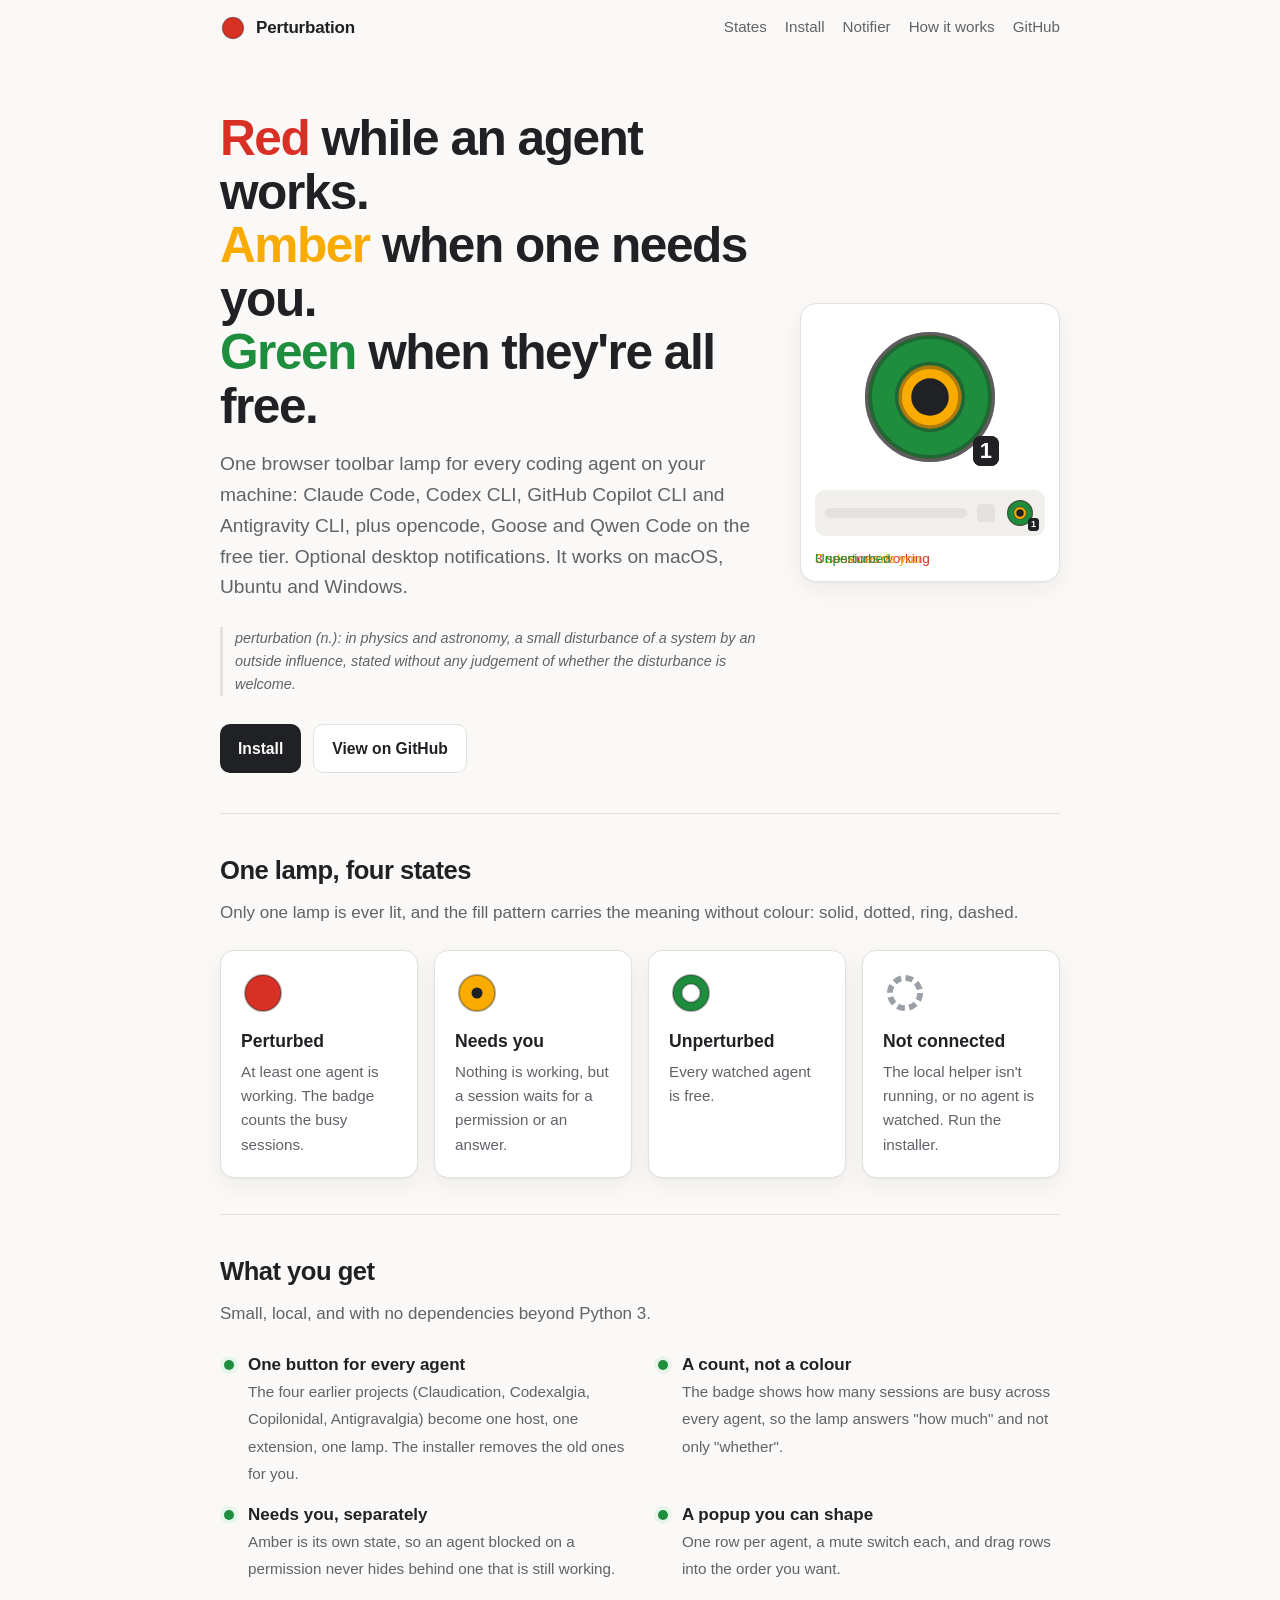
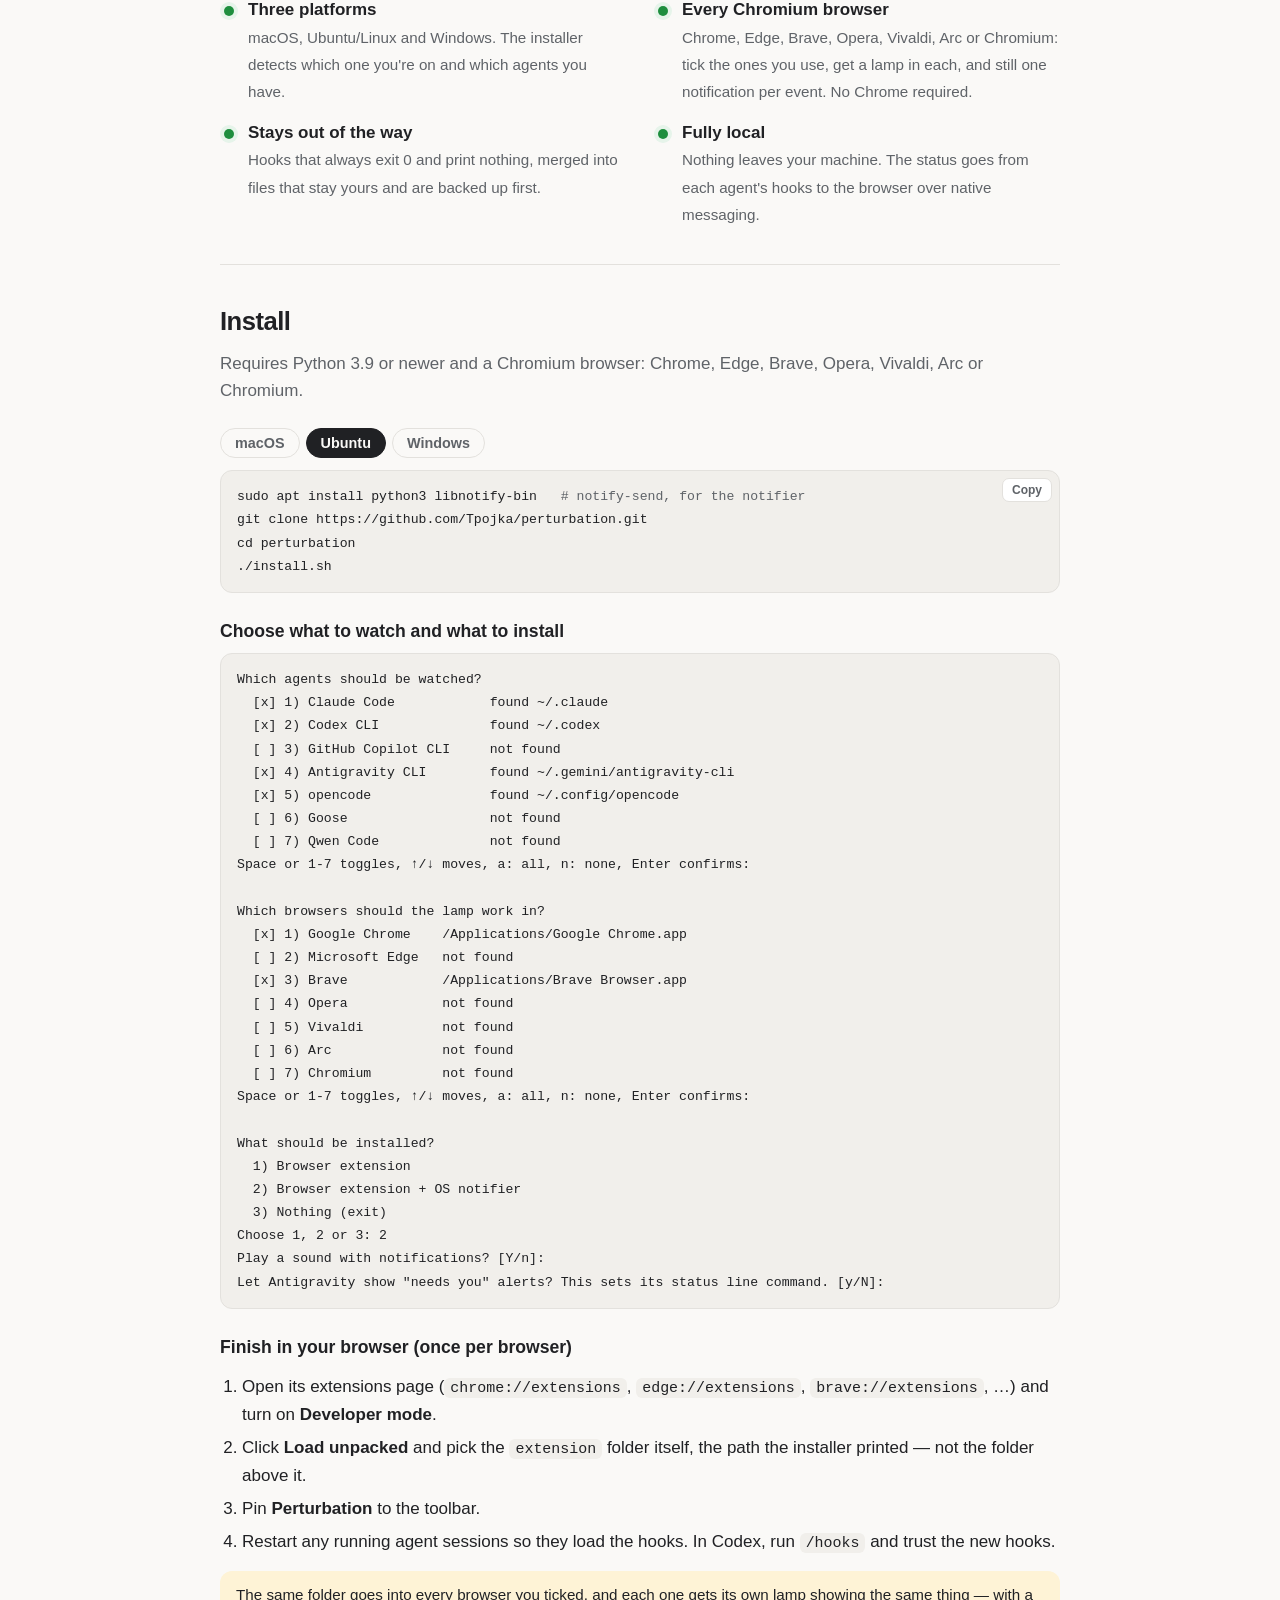
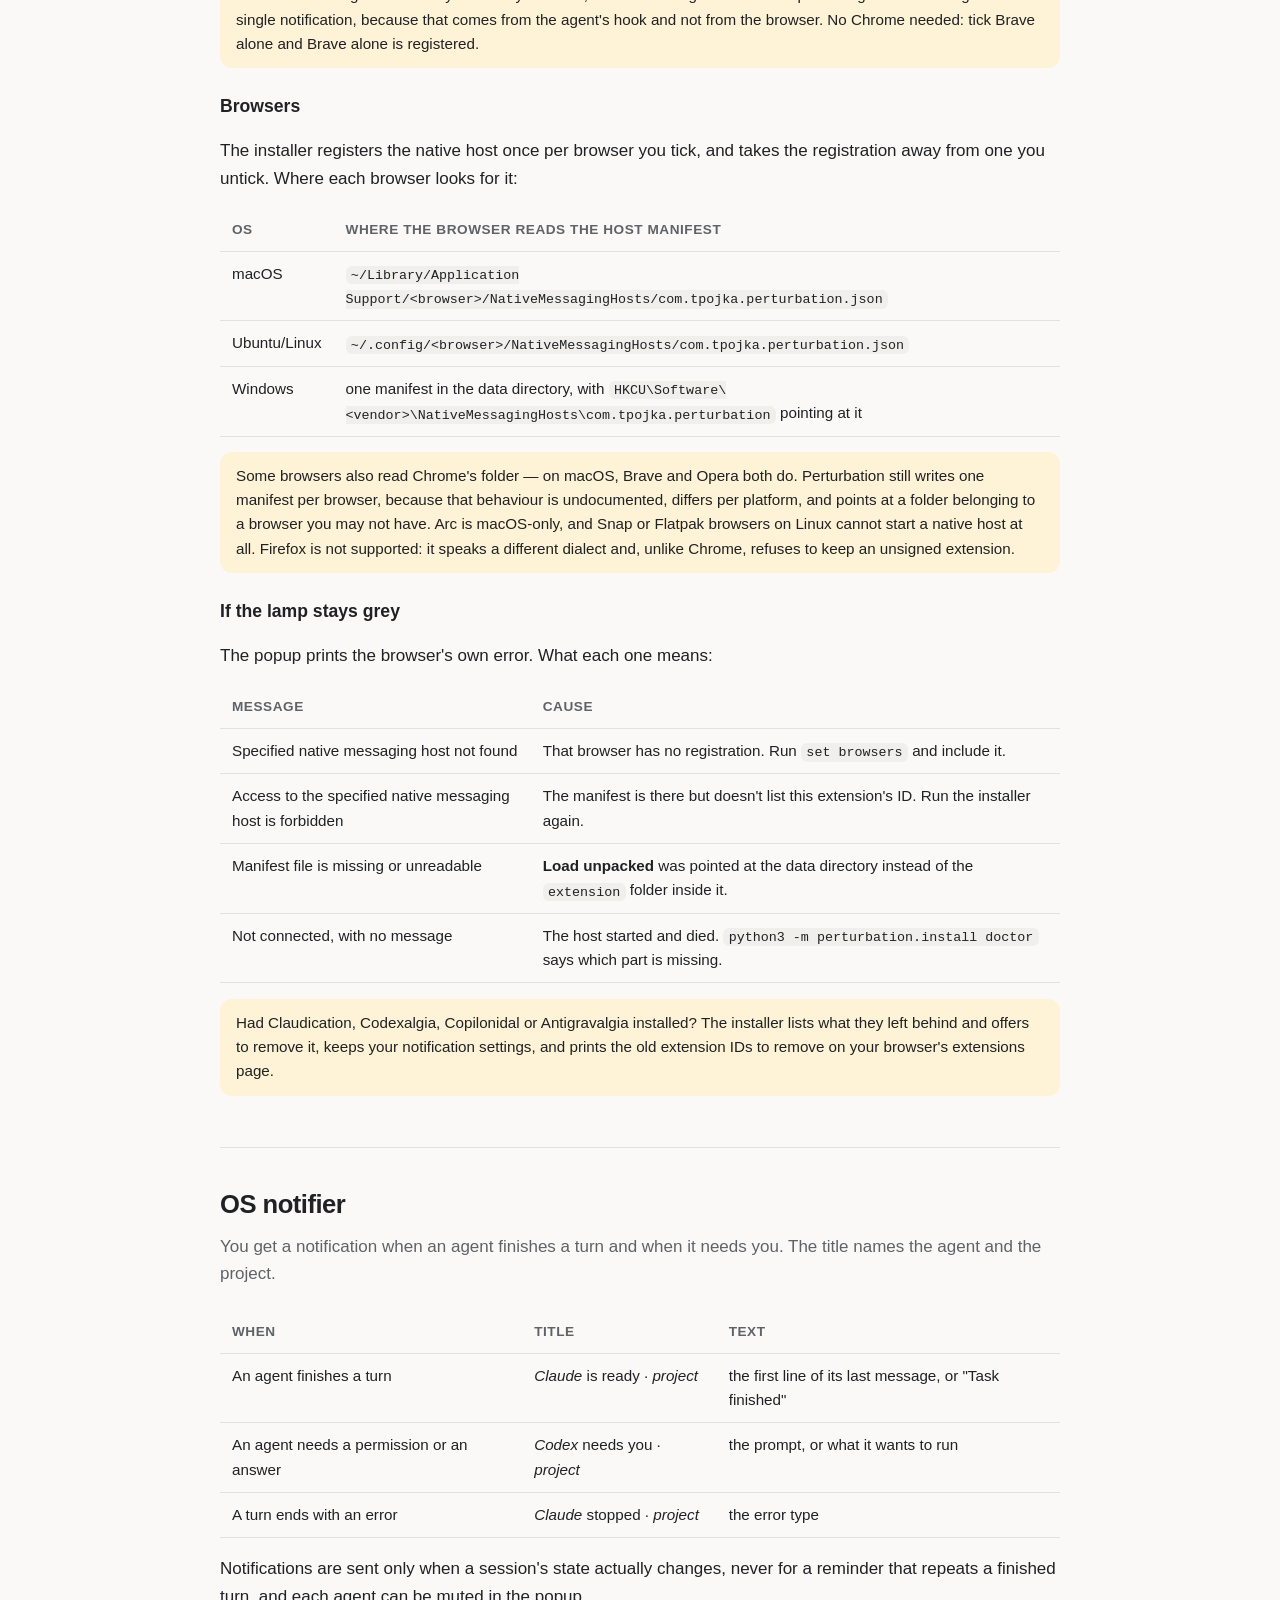
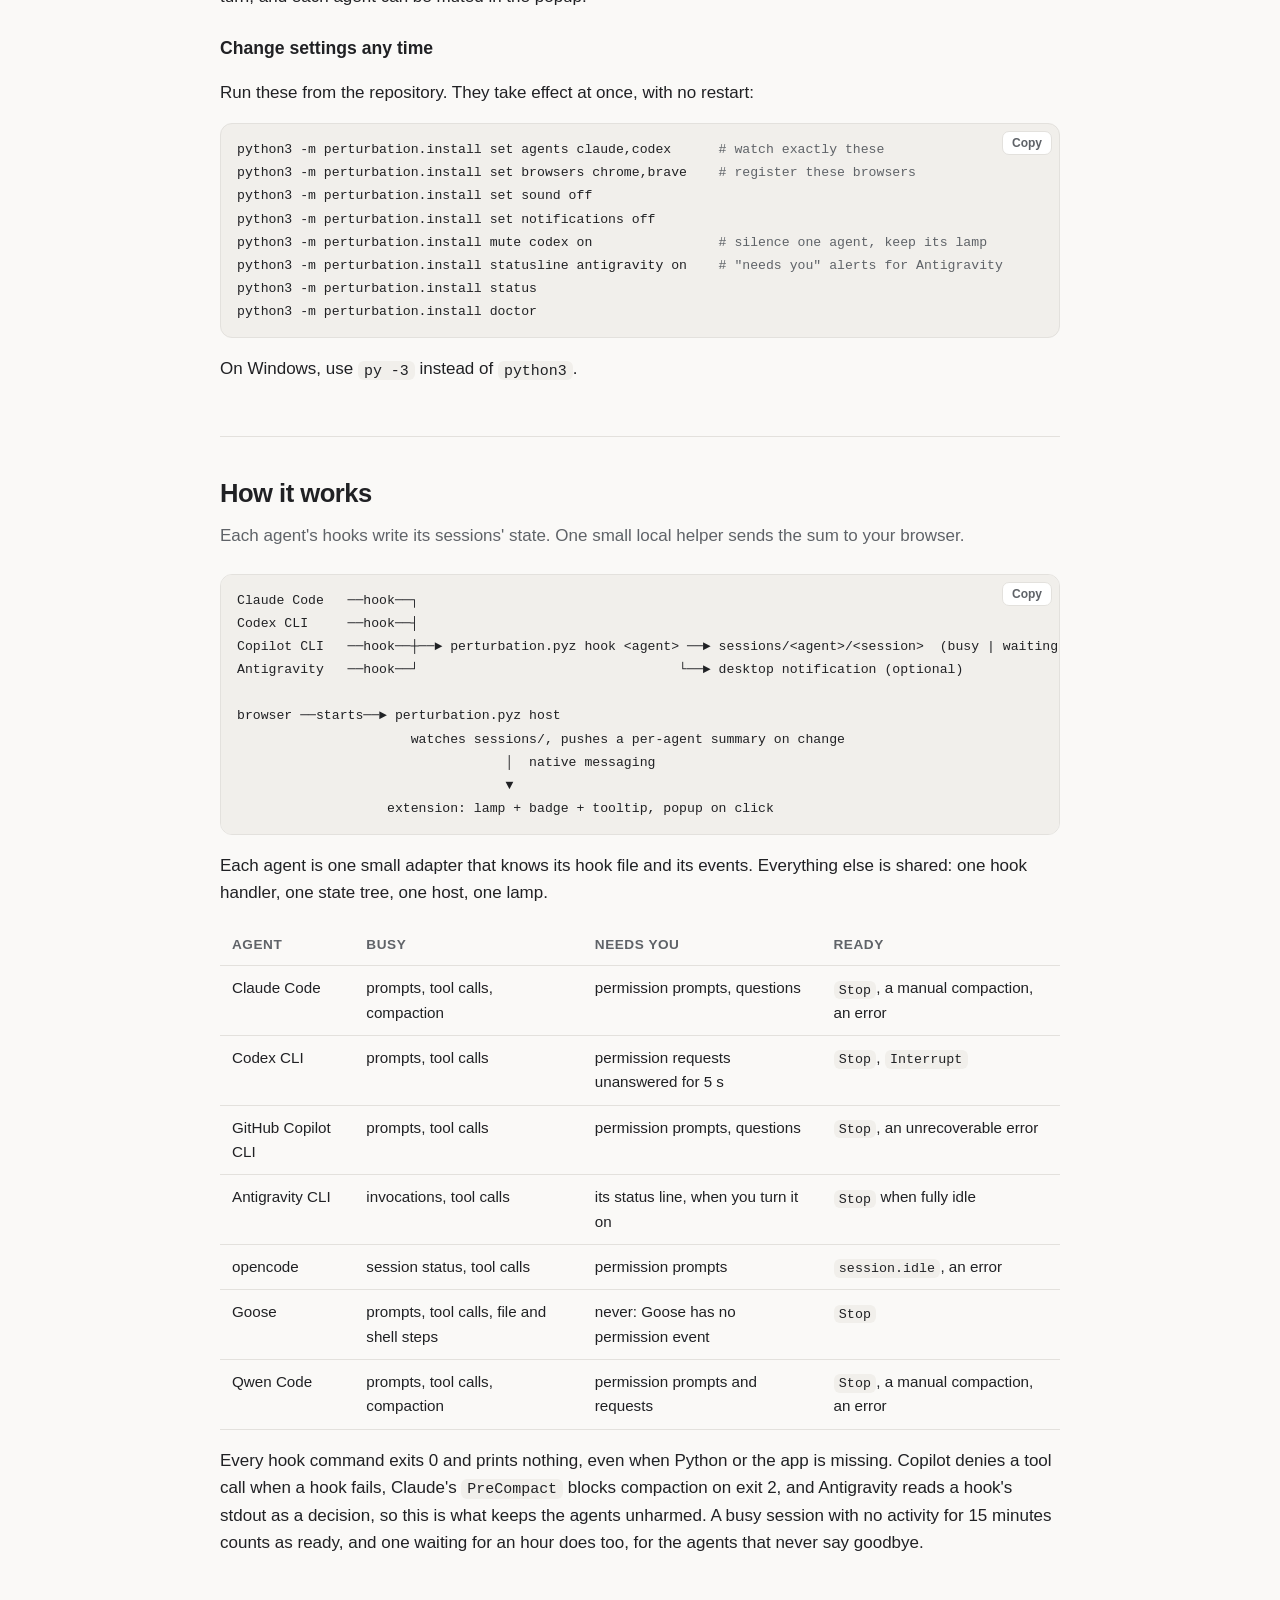
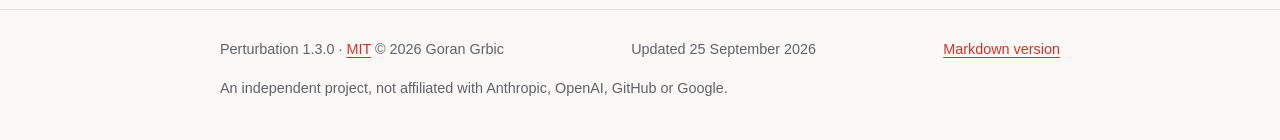
<file: site/index.html>
<!doctype html>
<html lang="en">
<head>
<meta charset="utf-8">
<meta name="viewport" content="width=device-width, initial-scale=1">
<title>Perturbation · one browser toolbar lamp for every coding agent</title>
<meta name="description" content="One browser toolbar lamp for Claude Code, Codex CLI, GitHub Copilot CLI, Antigravity CLI, opencode, Goose and Qwen Code: red while any agent works, amber when one needs you, green when all are free. Optional desktop notifications on macOS, Ubuntu and Windows.">
<meta property="og:title" content="Perturbation">
<meta property="og:description" content="Red while an agent works. Amber when one needs you. Green when they're all free. One browser toolbar lamp for every coding agent on your machine.">
<meta property="og:url" content="https://perturbation.tpojka.com/">
<meta property="og:type" content="website">
<link rel="icon" href="data:image/svg+xml,<svg xmlns='http://www.w3.org/2000/svg' viewBox='0 0 128 128'><circle cx='64' cy='64' r='52.5' fill='%23d93025' stroke='%23202124' stroke-opacity='.35' stroke-width='6'/></svg>">
<link rel="alternate" type="text/markdown" href="index.md">
<style>
  :root {
    --bg: #faf9f7;
    --surface: #ffffff;
    --text: #202124;
    --muted: #5f6368;
    --line: #e3e1dd;
    --code-bg: #f1efeb;
    --red: #d93025;
    --red-soft: #fce8e6;
    --amber: #f9ab00;
    --amber-soft: #fef3d6;
    --green: #1e8e3e;
    --green-soft: #e6f4ea;
    --grey: #9aa0a6;
    --ink: #202124;
    --accent: #d93025;
    --shadow: 0 1px 2px rgba(32, 33, 36, .04), 0 8px 24px rgba(32, 33, 36, .06);
    --radius: 14px;
    --header-bg: rgba(250, 249, 247, .86);
    --header-h: 64px;
    --mono: ui-monospace, "SF Mono", SFMono-Regular, Menlo, Consolas, "Liberation Mono", monospace;
    --sans: -apple-system, BlinkMacSystemFont, "Segoe UI", Roboto, Ubuntu, "Helvetica Neue", Arial, sans-serif;
  }
  @media (prefers-color-scheme: dark) {
    :root {
      --bg: #151413;
      --surface: #1d1c1a;
      --text: #e8eaed;
      --muted: #9aa0a6;
      --line: #2e2d2a;
      --code-bg: #24231f;
      --red: #f28b82;
      --red-soft: #3a1f1c;
      --amber: #fdd663;
      --amber-soft: #3a3014;
      --green: #81c995;
      --green-soft: #1a3324;
      --ink: #e8eaed;
      --accent: #f28b82;
      --shadow: 0 1px 2px rgba(0, 0, 0, .3), 0 8px 24px rgba(0, 0, 0, .25);
      --header-bg: rgba(21, 20, 19, .86);
    }
  }

  * { box-sizing: border-box; }
  html { -webkit-text-size-adjust: 100%; scroll-behavior: smooth; }
  @media (prefers-reduced-motion: reduce) { html { scroll-behavior: auto; } }
  [id] { scroll-margin-top: calc(var(--header-h) + 12px); }
  body { margin: 0; background: var(--bg); color: var(--text); font: 17px/1.6 var(--sans); }
  .wrap { max-width: 880px; margin: 0 auto; padding: 0 20px; }
  a { color: var(--accent); text-underline-offset: 3px; }
  code, pre { font-family: var(--mono); font-size: .88em; }
  :not(pre) > code { background: var(--code-bg); padding: .12em .4em; border-radius: 6px; }

  header.top {
    position: sticky; top: 0; z-index: 10;
    padding-block: calc(14px + env(safe-area-inset-top, 0px)) 14px;
    background: var(--header-bg);
    -webkit-backdrop-filter: saturate(180%) blur(12px);
    backdrop-filter: saturate(180%) blur(12px);
    border-bottom: 1px solid transparent;
    transition: border-color .2s;
  }
  header.top.scrolled { border-bottom-color: var(--line); }
  header.top .wrap { display: flex; align-items: center; justify-content: space-between; gap: 16px; flex-wrap: wrap; }
  .brand { display: flex; align-items: center; gap: 10px; font-weight: 700; letter-spacing: -.01em; color: var(--text); text-decoration: none; }
  .brand svg { width: 26px; height: 26px; }
  nav { display: flex; gap: 18px; flex-wrap: wrap; font-size: .95rem; }
  nav a { color: var(--muted); text-decoration: none; }
  nav a:hover, nav a[aria-current="true"] { color: var(--text); }
  nav a[aria-current="true"] { text-decoration: underline; text-decoration-color: var(--accent); text-decoration-thickness: 2px; text-underline-offset: 6px; }

  .hero > *, .states > *, .features > * { min-width: 0; }
  .hero { padding-block: 56px 40px; display: grid; grid-template-columns: 1fr auto; gap: 40px; align-items: center; }
  .hero h1 { font-size: clamp(2.1rem, 5.6vw, 3.1rem); line-height: 1.08; letter-spacing: -.03em; margin: 0 0 16px; }
  .hero h1 .r { color: var(--red); }
  .hero h1 .a { color: var(--amber); }
  .hero h1 .g { color: var(--green); }
  .hero p.lead { font-size: 1.2rem; color: var(--muted); margin: 0 0 24px; max-width: 34em; }
  .definition { font-size: .9rem; color: var(--muted); border-left: 3px solid var(--line); padding-left: 12px; margin: 0 0 28px; font-style: italic; }
  .cta { display: flex; gap: 12px; flex-wrap: wrap; }
  .btn { display: inline-flex; align-items: center; gap: 8px; padding: 11px 18px; border-radius: 10px; font-weight: 600; text-decoration: none; font-size: .98rem; }
  .btn.primary { background: var(--text); color: var(--bg); }
  .btn.ghost { border: 1px solid var(--line); color: var(--text); background: var(--surface); }

  /* The toolbar mock: one lamp cycling through its states, with the badge on red and amber */
  .toolbar { background: var(--surface); border: 1px solid var(--line); border-radius: 16px; box-shadow: var(--shadow); padding: 14px; width: 260px; max-width: 100%; }
  .toolbar .bar { display: flex; align-items: center; gap: 10px; background: var(--code-bg); border-radius: 10px; padding: 8px 10px; }
  .toolbar .url { flex: 1; height: 10px; border-radius: 5px; background: var(--line); }
  .toolbar .ext { width: 18px; height: 18px; border-radius: 4px; background: var(--line); }
  .status { position: relative; width: 30px; height: 30px; }
  .status svg { position: absolute; inset: 0; width: 100%; height: 100%; }
  .status .badge { position: absolute; right: -4px; bottom: -3px; background: #202124; color: #fff; font: 700 9px/1 var(--sans); padding: 2px 3px; border-radius: 4px; }
  .status.big .badge { right: 6px; bottom: 6px; font-size: 22px; padding: 4px 7px; border-radius: 8px; }
  .k-r, .t-r { animation: s1 9s infinite; }
  .k-a, .t-a { animation: s2 9s infinite; }
  .k-g, .t-g { animation: s3 9s infinite; }
  .b-r { animation: s1 9s infinite; }
  .b-a { animation: s2 9s infinite; }
  @keyframes s1 { 0%, 30% { opacity: 1; } 33%, 97% { opacity: 0; } 100% { opacity: 1; } }
  @keyframes s2 { 0%, 30% { opacity: 0; } 33%, 63% { opacity: 1; } 66%, 100% { opacity: 0; } }
  @keyframes s3 { 0%, 63% { opacity: 0; } 66%, 97% { opacity: 1; } 100% { opacity: 0; } }
  .toolbar .tip { margin-top: 12px; font-size: .85rem; color: var(--muted); min-height: 1.4em; position: relative; }
  .toolbar .tip span { position: absolute; left: 0; top: 0; white-space: nowrap; }
  .toolbar .tip .t-r { color: var(--red); }
  .toolbar .tip .t-a { color: var(--amber); }
  .toolbar .tip .t-g { color: var(--green); }
  .status.big { width: 150px; height: 150px; margin: 4px auto 18px; }
  @media (prefers-reduced-motion: reduce) {
    .k-r, .t-r, .b-r { animation: none; opacity: 1; }
    .k-a, .t-a, .b-a, .k-g, .t-g { animation: none; opacity: 0; }
  }

  section { padding-block: 36px; border-top: 1px solid var(--line); }
  h2 { font-size: 1.6rem; letter-spacing: -.02em; margin: 0 0 8px; }
  h3 { font-size: 1.1rem; margin: 24px 0 8px; }
  .sub { color: var(--muted); margin: 0 0 24px; }

  .states { display: grid; grid-template-columns: repeat(4, 1fr); gap: 16px; }
  .card { background: var(--surface); border: 1px solid var(--line); border-radius: var(--radius); padding: 20px; box-shadow: var(--shadow); }
  .card svg { width: 44px; height: 44px; display: block; margin-bottom: 12px; }
  .card h3 { margin: 0 0 4px; }
  .card p { margin: 0; color: var(--muted); font-size: .95rem; }

  .features { display: grid; grid-template-columns: repeat(2, 1fr); gap: 14px 28px; list-style: none; padding: 0; margin: 0; }
  .features li { padding-left: 28px; position: relative; }
  .features li::before { content: ""; position: absolute; left: 4px; top: .55em; width: 10px; height: 10px; border-radius: 50%; background: var(--green); box-shadow: 0 0 0 4px var(--green-soft); }
  .features b { display: block; }
  .features span { color: var(--muted); font-size: .95rem; }

  .code { position: relative; margin: 12px 0; }
  pre { margin: 0; background: var(--code-bg); border: 1px solid var(--line); border-radius: 12px; padding: 14px 16px; overflow-x: auto; line-height: 1.55; }
  pre .c { color: var(--muted); }
  .copy { position: absolute; top: 8px; right: 8px; font: 600 .75rem var(--sans); color: var(--muted); background: var(--surface); border: 1px solid var(--line); border-radius: 7px; padding: 4px 9px; cursor: pointer; }
  .copy:hover { color: var(--text); }

  .tabs { display: flex; gap: 6px; flex-wrap: wrap; margin: 0 0 4px; }
  .tabs button { font: 600 .9rem var(--sans); color: var(--muted); background: transparent; border: 1px solid var(--line); border-radius: 999px; padding: 6px 14px; cursor: pointer; }
  .tabs button[aria-selected="true"] { color: var(--bg); background: var(--text); border-color: var(--text); }

  ol.steps { padding-left: 1.3em; margin: 12px 0 0; }
  ol.steps li { margin-bottom: 6px; }
  .table-wrap { overflow-x: auto; }
  table { border-collapse: collapse; width: 100%; font-size: .95rem; }
  th, td { text-align: left; padding: 10px 12px; border-bottom: 1px solid var(--line); vertical-align: top; }
  th { color: var(--muted); font-weight: 600; font-size: .85rem; text-transform: uppercase; letter-spacing: .04em; }
  .note { background: var(--amber-soft); border-radius: 12px; padding: 12px 16px; font-size: .95rem; }

  footer { border-top: 1px solid var(--line); padding-block: 28px 40px; color: var(--muted); font-size: .9rem; }
  footer .wrap { display: flex; justify-content: space-between; gap: 16px; flex-wrap: wrap; }

  @media (max-width: 720px) {
    .hero { grid-template-columns: 1fr; padding-block: 32px 28px; }
    .toolbar { justify-self: start; }
    .states { grid-template-columns: repeat(2, 1fr); }
    .features { grid-template-columns: 1fr; }
    header.top { padding-block: calc(10px + env(safe-area-inset-top, 0px)) 10px; }
    header.top .wrap { gap: 6px 16px; }
    nav { gap: 14px; font-size: .9rem; }
  }
  @media (max-width: 420px) { .states { grid-template-columns: 1fr; } }
</style>
</head>
<body>

<!-- The four lamps, drawn once. Same geometry as the toolbar icons. -->
<svg width="0" height="0" style="position:absolute" aria-hidden="true">
  <symbol id="lamp-red" viewBox="0 0 128 128">
    <circle cx="64" cy="64" r="52.5" fill="#d93025" stroke="#202124" stroke-opacity=".35" stroke-width="6"/>
  </symbol>
  <symbol id="lamp-amber" viewBox="0 0 128 128">
    <circle cx="64" cy="64" r="52.5" fill="#f9ab00" stroke="#202124" stroke-opacity=".35" stroke-width="6"/>
    <circle cx="64" cy="64" r="16" fill="#202124"/>
  </symbol>
  <symbol id="lamp-green" viewBox="0 0 128 128">
    <path fill="#1e8e3e" fill-rule="evenodd" stroke="#202124" stroke-opacity=".35" stroke-width="6" d="M64 11.5a52.5 52.5 0 1 0 0 105a52.5 52.5 0 1 0 0-105zM64 37a27 27 0 1 1 0 54a27 27 0 1 1 0-54z"/>
  </symbol>
  <symbol id="lamp-grey" viewBox="0 0 128 128">
    <circle cx="64" cy="64" r="44" fill="none" stroke="#9aa0a6" stroke-width="17" stroke-dasharray="22 12.56"/>
  </symbol>
</svg>

<header class="top" id="top">
  <div class="wrap">
    <a class="brand" href="#top"><svg aria-hidden="true"><use href="#lamp-red"/></svg>Perturbation</a>
    <nav aria-label="Sections">
      <a href="#states">States</a>
      <a href="#install">Install</a>
      <a href="#notifier">Notifier</a>
      <a href="#how">How it works</a>
      <a href="https://github.com/Tpojka/perturbation">GitHub</a>
    </nav>
  </div>
</header>

<main class="wrap">
  <div class="hero">
    <div>
      <h1><span class="r">Red</span> while an agent works.<br><span class="a">Amber</span> when one needs you.<br><span class="g">Green</span> when they're all free.</h1>
      <p class="lead">One browser toolbar lamp for every coding agent on your machine: Claude Code, Codex CLI, GitHub Copilot CLI and Antigravity CLI, plus opencode, Goose and Qwen Code on the free tier. Optional desktop notifications. It works on macOS, Ubuntu and Windows.</p>
      <p class="definition">perturbation (n.): in physics and astronomy, a small disturbance of a system by an outside influence, stated without any judgement of whether the disturbance is welcome.</p>
      <div class="cta">
        <a class="btn primary" href="#install">Install</a>
        <a class="btn ghost" href="https://github.com/Tpojka/perturbation">View on GitHub</a>
      </div>
    </div>

    <div class="toolbar" role="img" aria-label="Browser toolbar showing the Perturbation lamp cycling through working with three sessions, needs you, and free">
      <div class="status big" aria-hidden="true">
        <svg class="k-r"><use href="#lamp-red"/></svg>
        <svg class="k-a"><use href="#lamp-amber"/></svg>
        <svg class="k-g"><use href="#lamp-green"/></svg>
        <span class="badge b-r">3</span>
        <span class="badge b-a">1</span>
      </div>
      <div class="bar">
        <div class="url"></div>
        <div class="ext"></div>
        <div class="status" aria-hidden="true">
          <svg class="k-r"><use href="#lamp-red"/></svg>
          <svg class="k-a"><use href="#lamp-amber"/></svg>
          <svg class="k-g"><use href="#lamp-green"/></svg>
          <span class="badge b-r">3</span>
          <span class="badge b-a">1</span>
        </div>
      </div>
      <div class="tip" aria-hidden="true">
        <span class="t-r">3 sessions working</span>
        <span class="t-a">Codex needs you</span>
        <span class="t-g">Unperturbed</span>
      </div>
    </div>
  </div>

  <section id="states">
    <h2>One lamp, four states</h2>
    <p class="sub">Only one lamp is ever lit, and the fill pattern carries the meaning without colour: solid, dotted, ring, dashed.</p>
    <div class="states">
      <div class="card">
        <svg aria-hidden="true"><use href="#lamp-red"/></svg>
        <h3>Perturbed</h3>
        <p>At least one agent is working. The badge counts the busy sessions.</p>
      </div>
      <div class="card">
        <svg aria-hidden="true"><use href="#lamp-amber"/></svg>
        <h3>Needs you</h3>
        <p>Nothing is working, but a session waits for a permission or an answer.</p>
      </div>
      <div class="card">
        <svg aria-hidden="true"><use href="#lamp-green"/></svg>
        <h3>Unperturbed</h3>
        <p>Every watched agent is free.</p>
      </div>
      <div class="card">
        <svg aria-hidden="true"><use href="#lamp-grey"/></svg>
        <h3>Not connected</h3>
        <p>The local helper isn't running, or no agent is watched. Run the installer.</p>
      </div>
    </div>
  </section>

  <section>
    <h2>What you get</h2>
    <p class="sub">Small, local, and with no dependencies beyond Python 3.</p>
    <ul class="features">
      <li><b>One button for every agent</b><span>The four earlier projects (Claudication, Codexalgia, Copilonidal, Antigravalgia) become one host, one extension, one lamp. The installer removes the old ones for you.</span></li>
      <li><b>A count, not a colour</b><span>The badge shows how many sessions are busy across every agent, so the lamp answers "how much" and not only "whether".</span></li>
      <li><b>Needs you, separately</b><span>Amber is its own state, so an agent blocked on a permission never hides behind one that is still working.</span></li>
      <li><b>A popup you can shape</b><span>One row per agent, a mute switch each, and drag rows into the order you want.</span></li>
      <li><b>Three platforms</b><span>macOS, Ubuntu/Linux and Windows. The installer detects which one you're on and which agents you have.</span></li>
      <li><b>Every Chromium browser</b><span>Chrome, Edge, Brave, Opera, Vivaldi, Arc or Chromium: tick the ones you use, get a lamp in each, and still one notification per event. No Chrome required.</span></li>
      <li><b>Stays out of the way</b><span>Hooks that always exit 0 and print nothing, merged into files that stay yours and are backed up first.</span></li>
      <li><b>Fully local</b><span>Nothing leaves your machine. The status goes from each agent's hooks to the browser over native messaging.</span></li>
    </ul>
  </section>

  <section id="install">
    <h2>Install</h2>
    <p class="sub">Requires Python 3.9 or newer and a Chromium browser: Chrome, Edge, Brave, Opera, Vivaldi, Arc or Chromium.</p>

    <div class="tabs" role="tablist" aria-label="Operating system">
      <button role="tab" aria-selected="true" data-os="macos">macOS</button>
      <button role="tab" aria-selected="false" data-os="ubuntu">Ubuntu</button>
      <button role="tab" aria-selected="false" data-os="windows">Windows</button>
    </div>
    <div class="code" data-panel="macos"><pre><code>git clone https://github.com/Tpojka/perturbation.git
cd perturbation
./install.sh</code></pre></div>
    <div class="code" data-panel="ubuntu" hidden><pre><code>sudo apt install python3 libnotify-bin   <span class="c"># notify-send, for the notifier</span>
git clone https://github.com/Tpojka/perturbation.git
cd perturbation
./install.sh</code></pre></div>
    <div class="code" data-panel="windows" hidden><pre><code>winget install Python.Python.3.12        <span class="c"># if Python isn't installed</span>
git clone https://github.com/Tpojka/perturbation.git
cd perturbation
install.cmd</code></pre></div>

    <h3>Choose what to watch and what to install</h3>
    <pre><code>Which agents should be watched?
  [x] 1) Claude Code            found ~/.claude
  [x] 2) Codex CLI              found ~/.codex
  [ ] 3) GitHub Copilot CLI     not found
  [x] 4) Antigravity CLI        found ~/.gemini/antigravity-cli
  [x] 5) opencode               found ~/.config/opencode
  [ ] 6) Goose                  not found
  [ ] 7) Qwen Code              not found
Space or 1-7 toggles, ↑/↓ moves, a: all, n: none, Enter confirms:

Which browsers should the lamp work in?
  [x] 1) Google Chrome    /Applications/Google Chrome.app
  [ ] 2) Microsoft Edge   not found
  [x] 3) Brave            /Applications/Brave Browser.app
  [ ] 4) Opera            not found
  [ ] 5) Vivaldi          not found
  [ ] 6) Arc              not found
  [ ] 7) Chromium         not found
Space or 1-7 toggles, ↑/↓ moves, a: all, n: none, Enter confirms:

What should be installed?
  1) Browser extension
  2) Browser extension + OS notifier
  3) Nothing (exit)
Choose 1, 2 or 3: 2
Play a sound with notifications? [Y/n]:
Let Antigravity show "needs you" alerts? This sets its status line command. [y/N]:</code></pre>

    <h3>Finish in your browser (once per browser)</h3>
    <ol class="steps">
      <li>Open its extensions page (<code>chrome://extensions</code>, <code>edge://extensions</code>, <code>brave://extensions</code>, …) and turn on <b>Developer mode</b>.</li>
      <li>Click <b>Load unpacked</b> and pick the <code>extension</code> folder itself, the path the installer printed — not the folder above it.</li>
      <li>Pin <b>Perturbation</b> to the toolbar.</li>
      <li>Restart any running agent sessions so they load the hooks. In Codex, run <code>/hooks</code> and trust the new hooks.</li>
    </ol>
    <p class="note">The same folder goes into every browser you ticked, and each one gets its own lamp showing the same thing — with a single notification, because that comes from the agent's hook and not from the browser. No Chrome needed: tick Brave alone and Brave alone is registered.</p>

    <h3 id="browsers">Browsers</h3>
    <p>The installer registers the native host once per browser you tick, and takes the registration away from one you untick. Where each browser looks for it:</p>
    <div class="table-wrap">
      <table>
        <thead><tr><th>OS</th><th>Where the browser reads the host manifest</th></tr></thead>
        <tbody>
          <tr><td>macOS</td><td><code>~/Library/Application Support/&lt;browser&gt;/NativeMessagingHosts/com.tpojka.perturbation.json</code></td></tr>
          <tr><td>Ubuntu/Linux</td><td><code>~/.config/&lt;browser&gt;/NativeMessagingHosts/com.tpojka.perturbation.json</code></td></tr>
          <tr><td>Windows</td><td>one manifest in the data directory, with <code>HKCU\Software\&lt;vendor&gt;\NativeMessagingHosts\com.tpojka.perturbation</code> pointing at it</td></tr>
        </tbody>
      </table>
    </div>
    <p class="note">Some browsers also read Chrome's folder &mdash; on macOS, Brave and Opera both do. Perturbation still writes one manifest per browser, because that behaviour is undocumented, differs per platform, and points at a folder belonging to a browser you may not have. Arc is macOS-only, and Snap or Flatpak browsers on Linux cannot start a native host at all. Firefox is not supported: it speaks a different dialect and, unlike Chrome, refuses to keep an unsigned extension.</p>

    <h3 id="grey">If the lamp stays grey</h3>
    <p>The popup prints the browser's own error. What each one means:</p>
    <div class="table-wrap">
      <table>
        <thead><tr><th>Message</th><th>Cause</th></tr></thead>
        <tbody>
          <tr><td>Specified native messaging host not found</td><td>That browser has no registration. Run <code>set browsers</code> and include it.</td></tr>
          <tr><td>Access to the specified native messaging host is forbidden</td><td>The manifest is there but doesn't list this extension's ID. Run the installer again.</td></tr>
          <tr><td>Manifest file is missing or unreadable</td><td><b>Load unpacked</b> was pointed at the data directory instead of the <code>extension</code> folder inside it.</td></tr>
          <tr><td>Not connected, with no message</td><td>The host started and died. <code>python3 -m perturbation.install doctor</code> says which part is missing.</td></tr>
        </tbody>
      </table>
    </div>

    <p class="note">Had Claudication, Codexalgia, Copilonidal or Antigravalgia installed? The installer lists what they left behind and offers to remove it, keeps your notification settings, and prints the old extension IDs to remove on your browser's extensions page.</p>
  </section>

  <section id="notifier">
    <h2>OS notifier</h2>
    <p class="sub">You get a notification when an agent finishes a turn and when it needs you. The title names the agent and the project.</p>
    <div class="table-wrap">
      <table>
        <thead><tr><th>When</th><th>Title</th><th>Text</th></tr></thead>
        <tbody>
          <tr><td>An agent finishes a turn</td><td><i>Claude</i> is ready · <i>project</i></td><td>the first line of its last message, or "Task finished"</td></tr>
          <tr><td>An agent needs a permission or an answer</td><td><i>Codex</i> needs you · <i>project</i></td><td>the prompt, or what it wants to run</td></tr>
          <tr><td>A turn ends with an error</td><td><i>Claude</i> stopped · <i>project</i></td><td>the error type</td></tr>
        </tbody>
      </table>
    </div>
    <p>Notifications are sent only when a session's state actually changes, never for a reminder that repeats a finished turn, and each agent can be muted in the popup.</p>

    <h3>Change settings any time</h3>
    <p>Run these from the repository. They take effect at once, with no restart:</p>
    <div class="code"><pre><code>python3 -m perturbation.install set agents claude,codex      <span class="c"># watch exactly these</span>
python3 -m perturbation.install set browsers chrome,brave    <span class="c"># register these browsers</span>
python3 -m perturbation.install set sound off
python3 -m perturbation.install set notifications off
python3 -m perturbation.install mute codex on                <span class="c"># silence one agent, keep its lamp</span>
python3 -m perturbation.install statusline antigravity on    <span class="c"># "needs you" alerts for Antigravity</span>
python3 -m perturbation.install status
python3 -m perturbation.install doctor</code></pre></div>
    <p>On Windows, use <code>py -3</code> instead of <code>python3</code>.</p>
  </section>

  <section id="how">
    <h2>How it works</h2>
    <p class="sub">Each agent's hooks write its sessions' state. One small local helper sends the sum to your browser.</p>
    <div class="code"><pre><code>Claude Code   ──hook──┐
Codex CLI     ──hook──┤
Copilot CLI   ──hook──┼──► perturbation.pyz hook &lt;agent&gt; ──► sessions/&lt;agent&gt;/&lt;session&gt;  (busy | waiting | ready)
Antigravity   ──hook──┘                                 └──► desktop notification (optional)

browser ──starts──► perturbation.pyz host
                      watches sessions/, pushes a per-agent summary on change
                                  │  native messaging
                                  ▼
                   extension: lamp + badge + tooltip, popup on click</code></pre></div>
    <p>Each agent is one small adapter that knows its hook file and its events. Everything else is shared: one hook handler, one state tree, one host, one lamp.</p>
    <div class="table-wrap">
      <table>
        <thead><tr><th>Agent</th><th>Busy</th><th>Needs you</th><th>Ready</th></tr></thead>
        <tbody>
          <tr><td>Claude Code</td><td>prompts, tool calls, compaction</td><td>permission prompts, questions</td><td><code>Stop</code>, a manual compaction, an error</td></tr>
          <tr><td>Codex CLI</td><td>prompts, tool calls</td><td>permission requests unanswered for 5 s</td><td><code>Stop</code>, <code>Interrupt</code></td></tr>
          <tr><td>GitHub Copilot CLI</td><td>prompts, tool calls</td><td>permission prompts, questions</td><td><code>Stop</code>, an unrecoverable error</td></tr>
          <tr><td>Antigravity CLI</td><td>invocations, tool calls</td><td>its status line, when you turn it on</td><td><code>Stop</code> when fully idle</td></tr>
          <tr><td>opencode</td><td>session status, tool calls</td><td>permission prompts</td><td><code>session.idle</code>, an error</td></tr>
          <tr><td>Goose</td><td>prompts, tool calls, file and shell steps</td><td>never: Goose has no permission event</td><td><code>Stop</code></td></tr>
          <tr><td>Qwen Code</td><td>prompts, tool calls, compaction</td><td>permission prompts and requests</td><td><code>Stop</code>, a manual compaction, an error</td></tr>
        </tbody>
      </table>
    </div>
    <p>Every hook command exits 0 and prints nothing, even when Python or the app is missing. Copilot denies a tool call when a hook fails, Claude's <code>PreCompact</code> blocks compaction on exit 2, and Antigravity reads a hook's stdout as a decision, so this is what keeps the agents unharmed. A busy session with no activity for 15 minutes counts as ready, and one waiting for an hour does too, for the agents that never say goodbye.</p>
  </section>
</main>

<footer>
  <div class="wrap">
    <span>Perturbation 1.3.0 · <a href="https://github.com/Tpojka/perturbation/blob/main/LICENSE">MIT</a> © 2026 Goran Grbic</span>
    <span>Updated <time datetime="2026-09-25">25 September 2026</time></span>
    <span><a href="index.md">Markdown version</a></span>
    <span>An independent project, not affiliated with Anthropic, OpenAI, GitHub or Google.</span>
  </div>
</footer>

<script>
  (function () {
    var header = document.querySelector('header.top');
    var root = document.documentElement;
    function measure() { root.style.setProperty('--header-h', header.offsetHeight + 'px'); }
    measure();
    window.addEventListener('resize', measure);
    var links = Array.prototype.slice.call(document.querySelectorAll('nav a[href^="#"]'));
    var sections = links.map(function (a) { return document.querySelector(a.getAttribute('href')); });
    function update() {
      header.classList.toggle('scrolled', window.scrollY > 4);
      var line = header.offsetHeight + 24;
      var current = null;
      sections.forEach(function (section, i) {
        if (section && section.getBoundingClientRect().top <= line) current = i;
      });
      if (window.innerHeight + window.scrollY >= root.scrollHeight - 2) current = sections.length - 1;
      links.forEach(function (a, i) { a.setAttribute('aria-current', String(i === current)); });
    }
    update();
    window.addEventListener('scroll', update, { passive: true });
  })();

  (function () {
    var tabs = document.querySelectorAll('.tabs button');
    var panels = document.querySelectorAll('[data-panel]');
    function select(os) {
      tabs.forEach(function (t) { t.setAttribute('aria-selected', String(t.dataset.os === os)); });
      panels.forEach(function (p) { p.hidden = p.dataset.panel !== os; });
    }
    tabs.forEach(function (t) { t.addEventListener('click', function () { select(t.dataset.os); }); });
    var ua = navigator.userAgent;
    select(/Windows/.test(ua) ? 'windows' : /Linux|X11/.test(ua) && !/Android/.test(ua) ? 'ubuntu' : 'macos');
  })();

  document.querySelectorAll('.code').forEach(function (block) {
    if (!navigator.clipboard) return;
    var button = document.createElement('button');
    button.className = 'copy';
    button.type = 'button';
    button.textContent = 'Copy';
    button.addEventListener('click', function () {
      var text = block.querySelector('code').innerText.replace(/[ \t]+#.*$/gm, '');
      navigator.clipboard.writeText(text).then(function () {
        button.textContent = 'Copied';
        setTimeout(function () { button.textContent = 'Copy'; }, 1500);
      });
    });
    block.appendChild(button);
  });
</script>
</body>
</html>
</file>
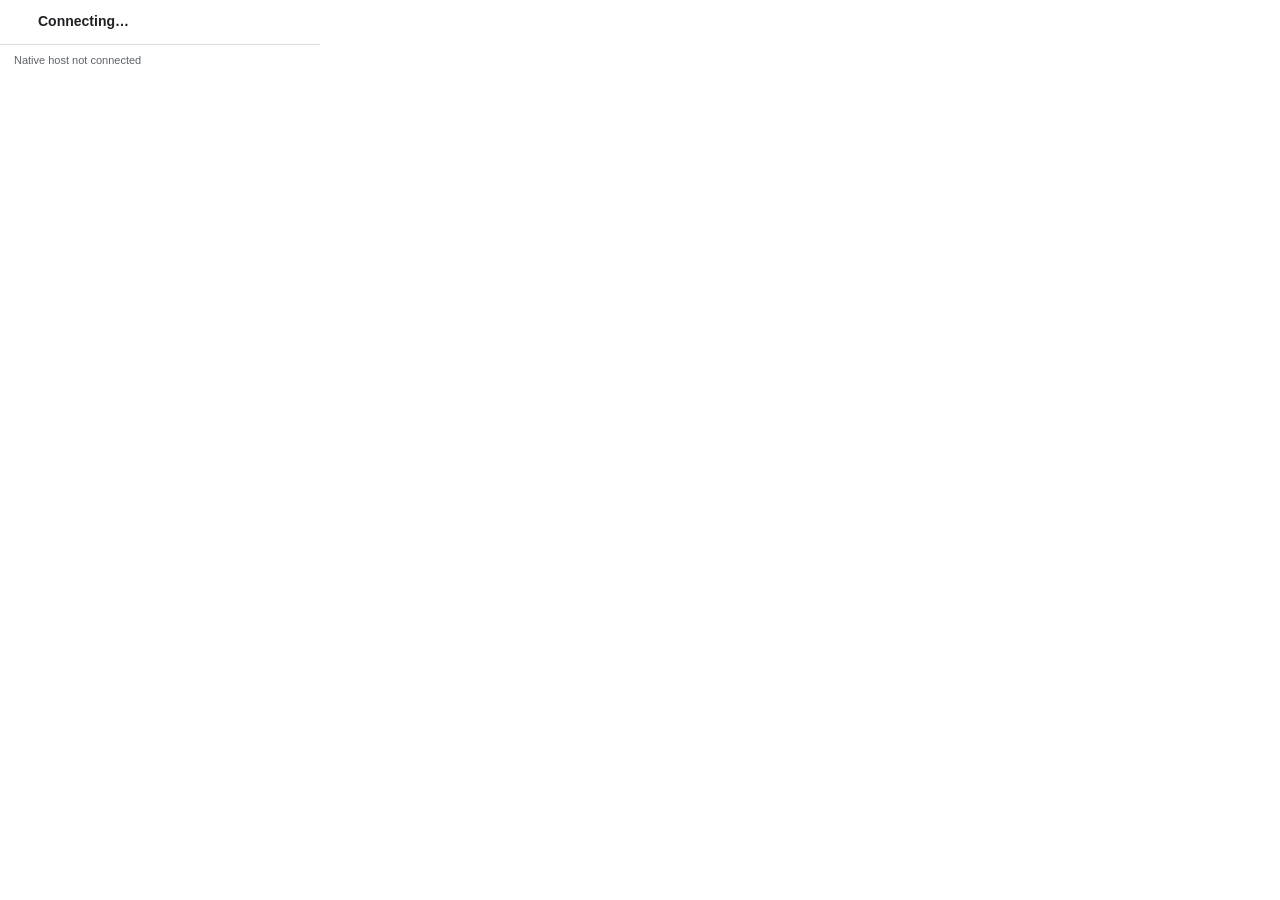
<file: extension/popup.html>
<!doctype html>
<html lang="en">
<head>
<meta charset="utf-8">
<title>Perturbation</title>
<link rel="stylesheet" href="popup.css">
</head>
<body>
<header>
  <span class="lamp" id="overall" aria-hidden="true"></span>
  <h1 id="headline">Connecting…</h1>
</header>
<ul id="agents" aria-label="Agents"></ul>
<p class="hint" id="hint" hidden>Drag rows to set their order. The switch mutes an agent's notifications.</p>
<footer>
  <span id="connection">Native host not connected</span>
  <button id="reconnect" type="button" hidden>Reconnect</button>
  <span id="version"></span>
</footer>
<script src="popup.js"></script>
</body>
</html>
</file>
<file: extension/popup.css>
:root {
  color-scheme: light dark;
  --bg: #ffffff;
  --text: #202124;
  --muted: #5f6368;
  --line: #e0e0e0;
  --row: #f8f9fa;
  --red: #d93025;
  --amber: #f9ab00;
  --green: #1e8e3e;
  --grey: #9aa0a6;
  --ink: #202124;
}
@media (prefers-color-scheme: dark) {
  :root { --bg: #202124; --text: #e8eaed; --muted: #9aa0a6; --line: #3c4043; --row: #292a2d; --ink: #e8eaed; }
}
* { box-sizing: border-box; }
body {
  margin: 0; width: 320px; background: var(--bg); color: var(--text);
  font: 13px/1.4 -apple-system, BlinkMacSystemFont, "Segoe UI", Roboto, Ubuntu, sans-serif;
}
header { display: flex; align-items: center; gap: 10px; padding: 12px 14px 8px; }
h1 { font-size: 14px; font-weight: 600; margin: 0; }
ul { list-style: none; margin: 0; padding: 0 8px; }
li {
  display: grid; grid-template-columns: 18px 1fr auto auto; align-items: center; gap: 10px;
  padding: 8px 6px; border-radius: 8px; cursor: grab;
}
li:hover { background: var(--row); }
li.dragging { opacity: .4; }
li.over { box-shadow: inset 0 2px 0 var(--green); }
li.unwatched { color: var(--muted); }
.name { font-weight: 500; }
.state { color: var(--muted); font-size: 12px; }
.count { color: var(--muted); font-variant-numeric: tabular-nums; }

/* The same four lamps as the toolbar: solid, dotted, ring, dashed. Pattern first, colour second. */
.lamp { width: 14px; height: 14px; border-radius: 50%; display: inline-block; flex: none; }
.lamp.busy { background: var(--red); }
.lamp.waiting { background: var(--amber); box-shadow: inset 0 0 0 3.5px var(--amber), inset 0 0 0 10px var(--ink); }
.lamp.ready { border: 3.5px solid var(--green); background: transparent; }
.lamp.unknown { border: 2px dashed var(--grey); background: transparent; }

/* Mute switch */
.mute { position: relative; width: 30px; height: 16px; }
.mute input { position: absolute; inset: 0; opacity: 0; margin: 0; cursor: pointer; }
.mute span { position: absolute; inset: 0; border-radius: 8px; background: var(--grey); transition: background .15s; }
.mute span::after { content: ""; position: absolute; top: 2px; left: 2px; width: 12px; height: 12px; border-radius: 50%; background: #fff; transition: transform .15s; }
.mute input:checked + span { background: var(--green); }
.mute input:checked + span::after { transform: translateX(14px); }
.mute input:focus-visible + span { outline: 2px solid var(--green); outline-offset: 2px; }

.hint { margin: 6px 14px 4px; color: var(--muted); font-size: 11px; }
footer {
  display: flex; align-items: center; gap: 8px; padding: 8px 14px 12px; margin-top: 4px;
  border-top: 1px solid var(--line); color: var(--muted); font-size: 11px;
}
footer #version { margin-left: auto; }
button { font: inherit; font-size: 11px; padding: 2px 8px; border-radius: 6px; border: 1px solid var(--line); background: var(--row); color: var(--text); cursor: pointer; }
</file>
